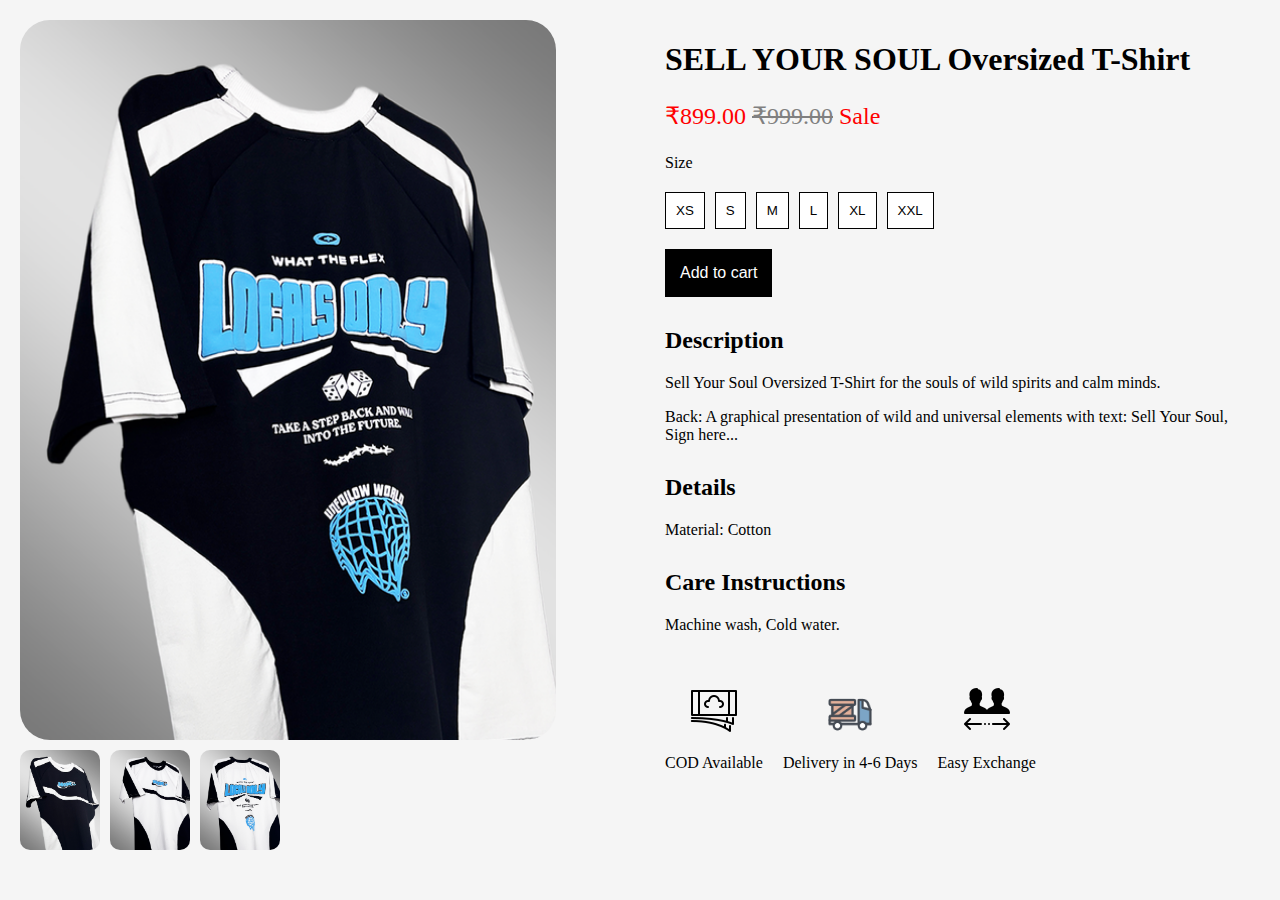
<file: product.html>
<!DOCTYPE html>
<html lang="en">
<head>
    <meta charset="UTF-8">
    <meta name="viewport" content="width=device-width, initial-scale=1.0">
    <title>Product Page</title>
    <style>
        body {
            font-family: 'Clash Display';
            margin: 0;
            padding: 0;
            box-sizing: border-box;
            background-color: #f5f5f5;
        }
        .container {
            display: flex;
            padding: 20px;
        }

        .left-section {
            flex: 1;
        }
        .main-image{
            width: 90%;
            height: 80vh;
        }
        .main-image img {
            width: 100%;
            height: 100%;
            cursor: pointer;
            border-radius: 30px;
        }

        .thumbnails {
            display: flex;
            gap: 10px;
            margin-top: 10px;
        }

        .thumbnails img {
            width: 80px;
            height: auto;
            cursor: pointer;
            border-radius: 10px;
        }

        .right-section {
            flex: 1;
            margin-left: 50px;
        }

        .right-section h1 {
            font-size: 2rem;
            margin-bottom: 10px;
        }

        .price {
            font-size: 1.5rem;
            color: red;
        }

        .size-options {
            display: flex;
            gap: 10px;
            margin-top: 20px;
        }

        .size-options button {
            padding: 10px;
            border: 1px solid black;
            cursor: pointer;
            background-color: white;
        }

        .add-to-cart {
            margin-top: 20px;
        }

        .add-to-cart button {
            padding: 15px;
            background-color: black;
            color: white;
            cursor: pointer;
            border: none;
            font-size: 1rem;
        }

        .description, .details, .care-instructions {
            margin-top: 30px;
        }

        .icons {
            display: flex;
            gap: 20px;
            margin-top: 50px;
        }

        .icon {
            text-align: center;
        }

        .icon img {
            width: 50px;
            height: auto;
        }
    </style>
</head>
<body>

<div class="container">
    <!-- Left Section (Images) -->
    <div class="left-section">
        <div class="main-image">
            <img src="LocalsOnlyBlackWebsiteBack.png" alt="Product Image" id="mainImage">
        </div>
        <div class="thumbnails">
            <img src="LocalsOnlyBlackWebsiteFront.png" alt="Thumbnail 1" onclick="changeImage('LocalsOnlyBlackWebsiteFront.png')">
            <img src="LocalsOnlyWhiteWebsiteFront.png" alt="Thumbnail 2" onclick="changeImage('LocalsOnlyWhiteWebsiteFront.png')">
            <img src="LocalsOnlyWhiteWebsiteBack.png" alt="Thumbnail 2" onclick="changeImage('LocalsOnlyWhiteWebsiteBack.png')">
        </div>
    </div>

    <!-- Right Section (Product Details) -->
    <div class="right-section">
        <h1>SELL YOUR SOUL Oversized T-Shirt</h1>
        <p class="price">₹899.00 <span style="text-decoration: line-through; color: grey;">₹999.00</span> <span style="color: red;">Sale</span></p>
        <p>Size</p>
        <div class="size-options">
            <button>XS</button>
            <button>S</button>
            <button>M</button>
            <button>L</button>
            <button>XL</button>
            <button>XXL</button>
        </div>

        <div class="add-to-cart">
            <button>Add to cart</button>
        </div>

        <!-- Description -->
        <div class="description">
            <h2>Description</h2>
            <p>Sell Your Soul Oversized T-Shirt for the souls of wild spirits and calm minds.</p>
            <p>Back: A graphical presentation of wild and universal elements with text: Sell Your Soul, Sign here...</p>
        </div>

        <!-- Details Section (If needed) -->
        <div class="details">
            <h2>Details</h2>
            <p>Material: Cotton</p>
        </div>

        <!-- Care Instructions Section -->
        <div class="care-instructions">
            <h2>Care Instructions</h2>
            <p>Machine wash, Cold water.</p>
        </div>

        <!-- Icons Section -->
        <div class="icons">
            <div class="icon">
                <img src="cash.png" alt="COD Available">
                <p>COD Available</p>
            </div>
            <div class="icon">
                <img src="delivery.png" alt="Delivery 4-6 Days">
                <p>Delivery in 4-6 Days</p>
            </div>
            <div class="icon">
                <img src="exchage.png" alt="Easy Exchange">
                <p>Easy Exchange</p>
            </div>
        </div>
    </div>
</div>

<script>
    function changeImage(imagePath) {
        document.getElementById('mainImage').src = imagePath;
    }
</script>

</body>
</html>
</file>
